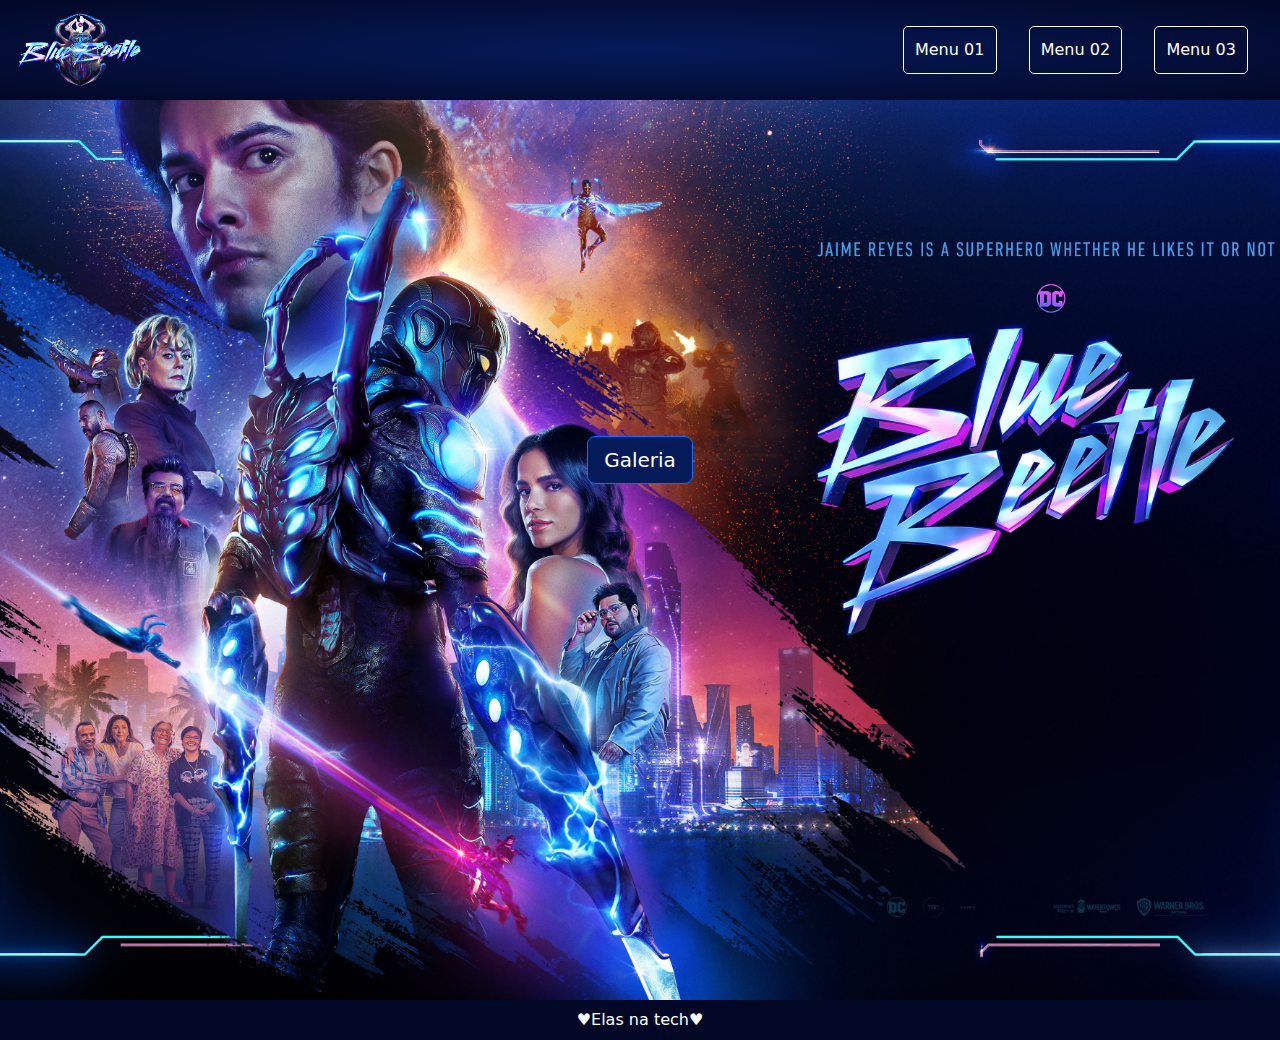
<file: index.html>
<!DOCTYPE html>
<html lang="pt-br">
<head>
    <meta charset="UTF-8">
    <meta name="viewport" content="width=device-width, initial-scale=1.0">
    <title>Carrossel</title>

    <link rel="stylesheet" href="estilo.css">
    <link rel="stylesheet" href="bootstrap-5.3.1-dist/css/bootstrap.min.css">
    <script src="bootstrap-5.3.1-dist/js/bootstrap.min.js"></script>

    <link rel="icon" href="img/beetle_5222825.png" type="image/x-icon">
    <link rel="shortcut icon" href="img/beetle_5222825.png" type="image/x-icon">
    <link rel="stylesheet" href="https://fonts.googleapis.com/css2?family=Material+Symbols+Rounded:opsz,wght,FILL,GRAD@20..48,100..700,0..1,-50..200" />


</head>
<body>
    <header class="color header">

        <div class="header_img">
            <img src="img/logo.png" alt="Logo Blue Beetle">
        </div>

        <div>
            <span id="hamburguer" class="material-symbols-rounded">menu</span>

            <nav id="itens_menu" class="header_nav">
                
                    <a href="#">Menu 01</a>
                    <a href="#">Menu 02</a>
                    <a href="#">Menu 03</a>
                
            </nav>

        </div>
    </header>

    <main>
        <section class="main_section">
            <div class="btn_style">
                <a class="btn btn-primary btn-lg" href="carousel.html" role="button" target="_blank">Galeria</a>
            </div>       
        </section>
    </main>

    <footer>
        ♥Elas na tech♥ 
    </footer>

    <script>
        var hamburguer = document.getElementById('hamburguer');
        var itens_menu = document.getElementById('itens_menu');


        hamburguer.addEventListener('click', aparecer);


        function aparecer() {
            if (itens_menu.style.display == 'block') {
                itens_menu.classList.remove('show');
            } else {
                itens_menu.classList.toggle('show');
            }
        }

    </script>

    
</body>
</html>
</file>
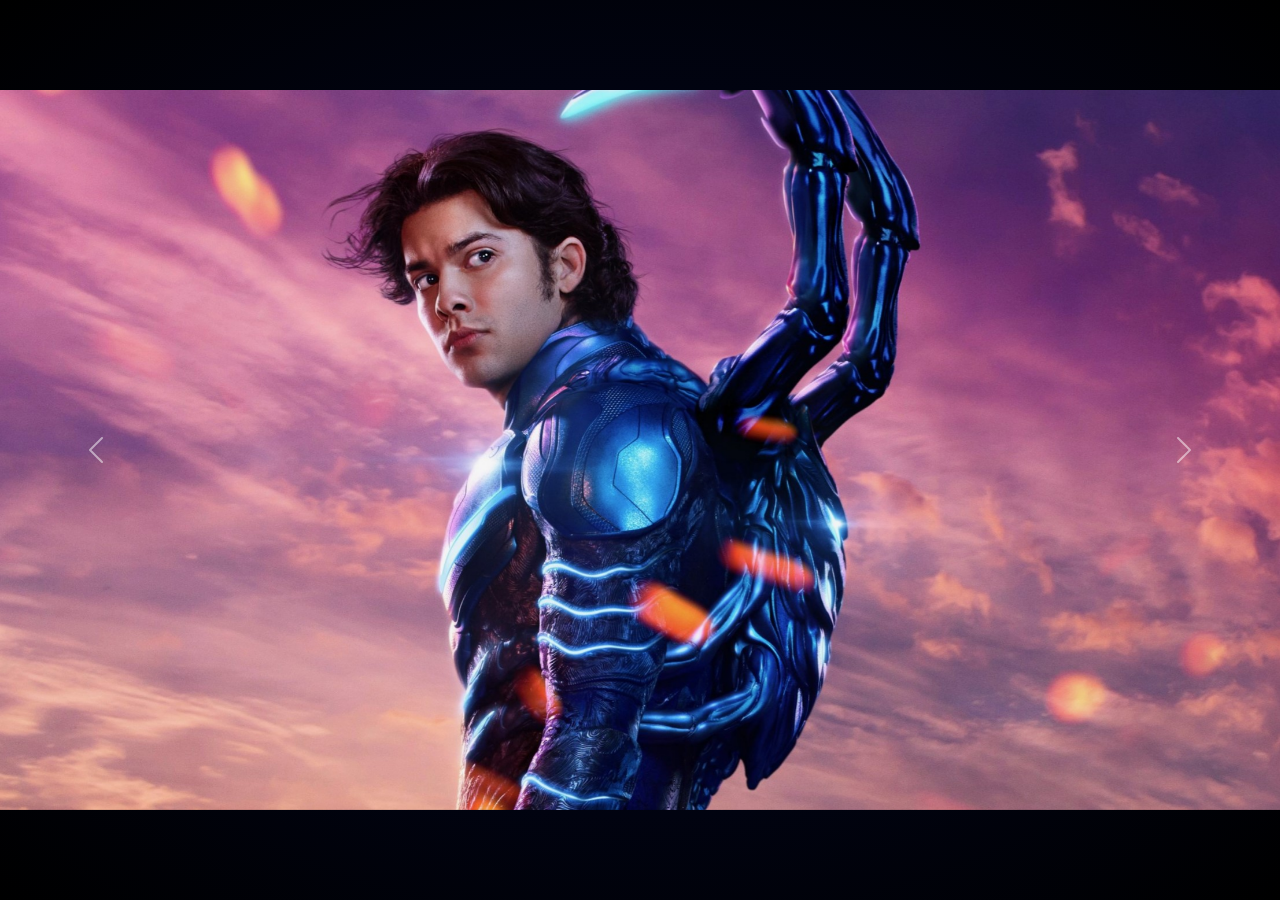
<file: carousel.html>
<!DOCTYPE html>
<html lang="en">
<head>
    <meta charset="UTF-8">
    <meta name="viewport" content="width=device-width, initial-scale=1.0">
    <title>Carrossel</title>
    <link rel="stylesheet" href="/estilo.css">
    <link rel="stylesheet" href="/bootstrap-5.3.1-dist/css/bootstrap.min.css">
    <script src="/bootstrap-5.3.1-dist/js/bootstrap.min.js"></script>

    <link rel="icon" href="/img/beetle_5222825.png" type="image/x-icon">
    <link rel="shortcut icon" href="/img/beetle_5222825.png" type="image/x-icon">

</head>
<body>
    <div class="tamanho">

        <div id="carouselExampleAutoplaying" class="carousel slide" data-bs-ride="carousel">
            <div class="carousel-inner">
        
            <div class="carousel-item active">
                <img src="/img/01.jpg" class="d-block " alt="...">
            </div>
        
            <div class="carousel-item">
                <img src="/img/07.jpg" class="d-block" alt="...">
            </div>
        
            <div class="carousel-item">
                <img src="/img/03.jpg" class="d-block" alt="...">
            </div>
        
            <div class="carousel-item">
                <img src="/img/02.jpg" class="d-block" alt="...">
            </div>
        
            <div class="carousel-item">
                <img src="/img/05.jpg" class="d-block w-100" alt="...">
            </div>
        
            <div class="carousel-item">
                <img src="/img/04.jpg" class="d-block w-100" alt="...">
            </div>
        
            <div class="carousel-item">
                <img src="/img/06.jpg" class="d-block w-100" alt="...">
            </div>
        
            </div>
            <button class="carousel-control-prev" type="button" data-bs-target="#carouselExampleAutoplaying" data-bs-slide="prev">
            <span class="carousel-control-prev-icon" aria-hidden="true"></span>
            <span class="visually-hidden">Previous</span>
            </button>
            <button class="carousel-control-next" type="button" data-bs-target="#carouselExampleAutoplaying" data-bs-slide="next">
            <span class="carousel-control-next-icon" aria-hidden="true"></span>
            <span class="visually-hidden">Next</span>
            </button>
        </div>
        
        
</body>
</html>
</file>
<file: estilo.css>
.tamanho img{
    max-width: 100vw;
    max-height: 100vh;
    background-position: center;
}

body{
    font-size: 62.5%;
}

:root{
    --primary-color: #020726
}

.header_nav{
    display: none;
}

.header_img{
    /* background-image: radial-gradient(#051A59, var(--primary-color)); */
    display: flex;
    justify-content: center;
}
.header_img img{
    width: 10rem;
    margin: auto;

}


.header_nav a{
    display: block;
    text-align: center;
    text-decoration: none;
    padding: 0.5rem;
    color: white;
/*     background-color: var(--primary-color); */

}

.header_nav a:hover{
    background-color: color-mix(in srgb, white 10%, var(--primary-color) 90%);
}

.color{
    background-image: radial-gradient(#051A59, var(--primary-color));

}

.material-symbols-rounded {
    font-variation-settings:
    'FILL' 0,
    'wght' 400,
    'GRAD' 0,
    'opsz' 48
}

#hamburguer{
    color: white;
    display: block;
    text-align: center;
    padding: 0.3em;
    cursor: pointer;
    font-size: 2em;
}

.header_nav.show {
    display: block;
}

.main_section{
    height: 100vh;
    background-image: url(../img/fundo.jpg);
    background-size: cover;
    background-position: -10rem;
    background-repeat: no-repeat;
}


.btn_style{
    display: grid;
    place-items: center;
    height: 80vh;
}

a.btn-primary{
    background-color: #051A59;
}

.tamanho{
    display: grid;
    align-items: center;
    width: 100%;
    height: 100vh;
    background-image: radial-gradient(var(--primary-color), #000);
}

footer{
    text-align: center;
    background-color: var(--primary-color);
    color: white;
    font-size: 1rem;
    padding: 0.5rem;
}


@media screen and (min-width: 768px){

    #hamburguer{
        display: none;

    }

    .header_nav{
        display: flex;
        gap: 2rem;
        justify-content: end;
        margin-right: 2rem;
        margin-left: 2rem;
    }

    .header{
        display: flex;
        justify-content: space-between;
        margin: auto;
        align-items: center;
    }

    .header_nav a{
        border-radius: 5px;
        border: 1px solid white;
        padding: 0.7rem;
        margin: 0;
    }

    .main_section{
        background-size: cover;
    }
    
}

@media screen and (min-width: 1024px){
    .main_section{
        background-size: cover;
        background-position:  center 0.0001rem;
    }

    .btn_style{
        font-size: 20rem;
    }
}
</file>
